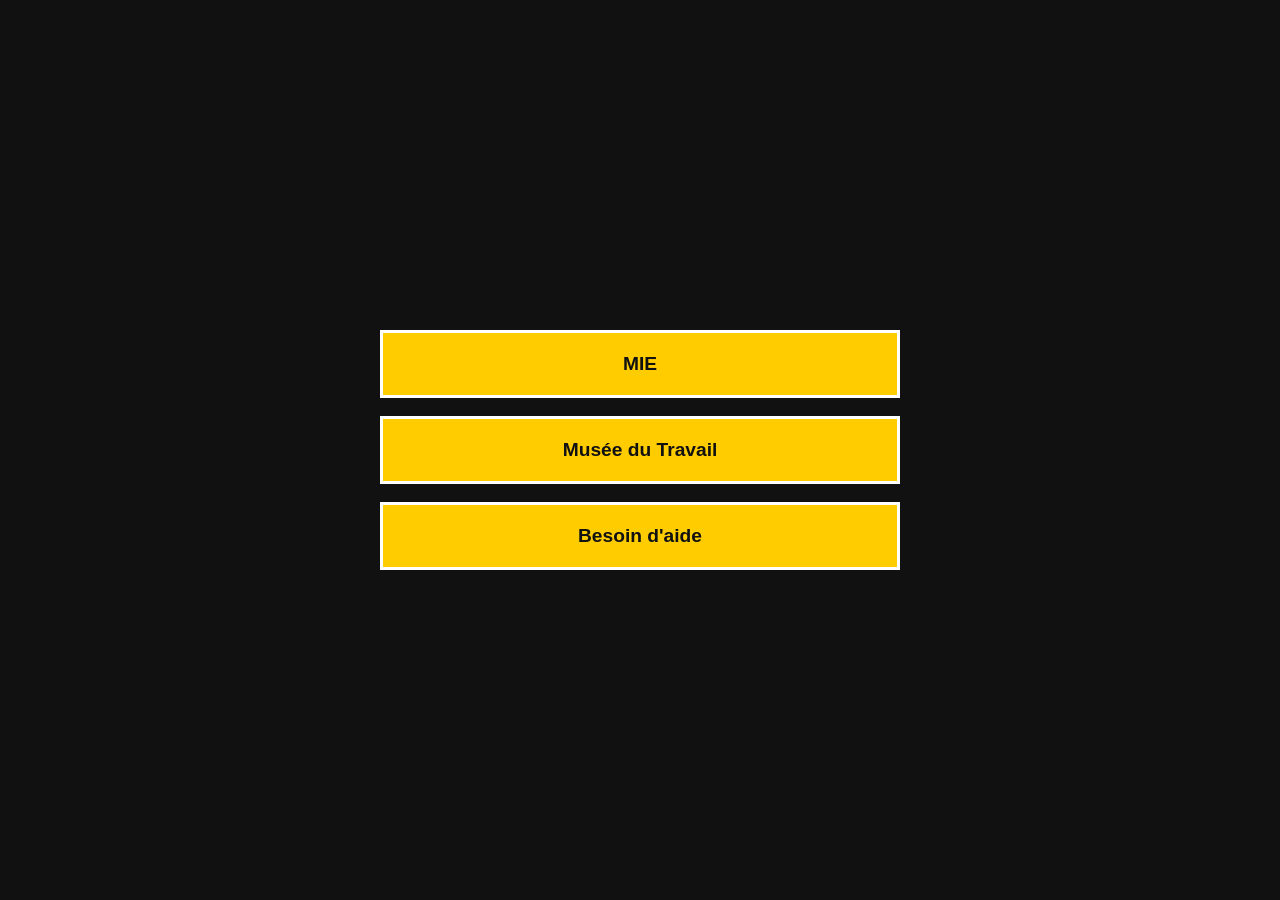
<file: static/index.html>
<!doctype html>
<html lang="fr">
    <head>
        <meta charset="utf-8">
        <meta name="viewport" content="width=device-width,initial-scale=1">
        <title>Écran d'accueil</title><link rel="stylesheet" href="style.css">
    </head>
    <body>
        <main id="screen">
           
            <div class="actions">
                <button class="info-button" type="button" data-description="Le batiment de la MIE est juste en face de l'entrée.">MIE</button>
                <button class="info-button" type="button" data-description="l'entrée du Musée du Travail est située à côté du rond-point">Musée du Travail</button>
                <button class="info-button" type="button" data-description="Veuillez venir au secrétariat.">Besoin d'aide</button>
                
            </div>

            <button id="description" class="description" type="button" hidden aria-live="polite"></button>

         
           
            <script src="screen.js"></script>
        </body>
</html>
</file>
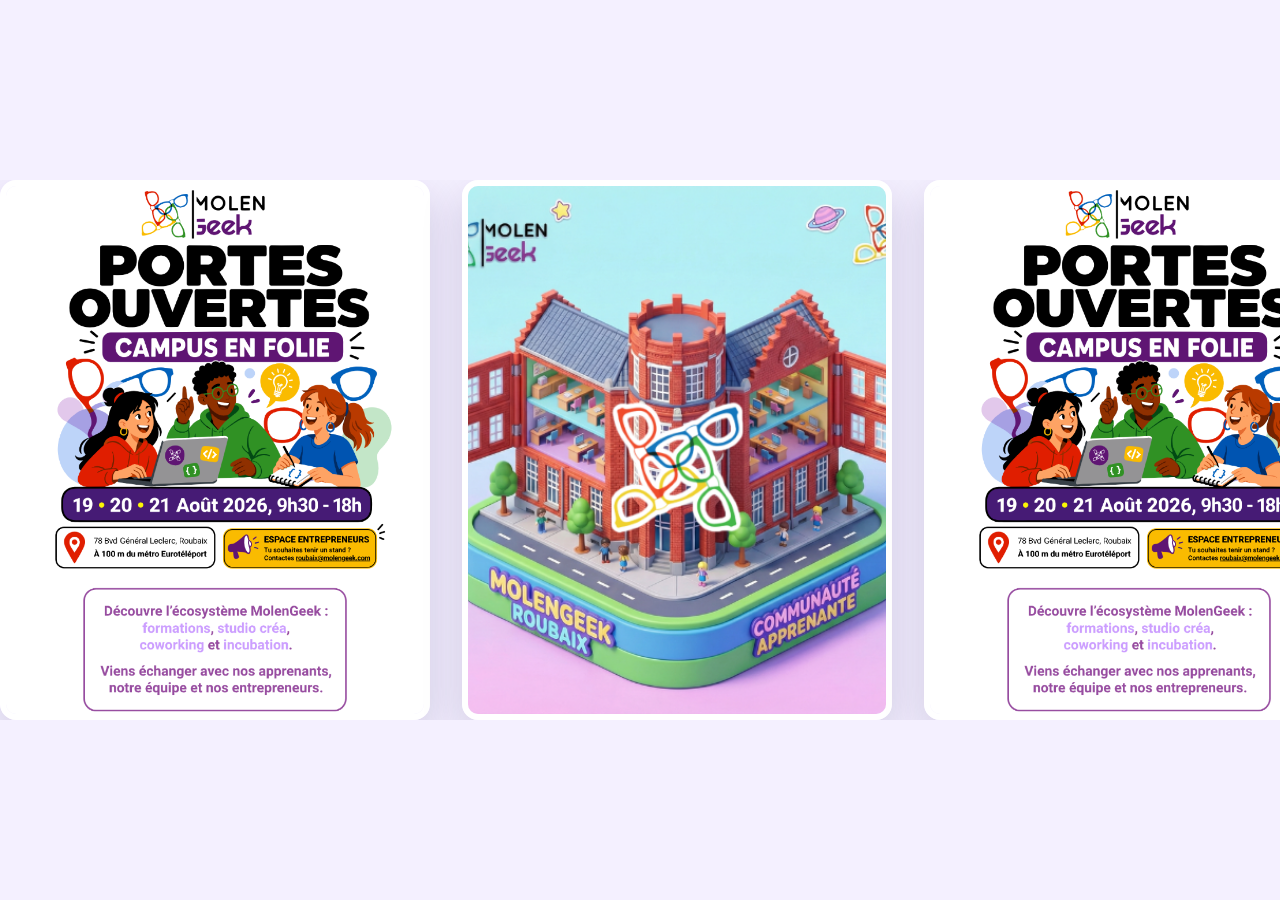
<file: menu.html>
<!DOCTYPE html>
<html lang="fr">
<head>
    <meta charset="UTF-8">
    <meta name="viewport" content="width=device-width, initial-scale=1.0">
    <title>MolenGeek</title>
    <link rel="stylesheet" href="menu.css">
</head>
<body>
    <main class="galerie" aria-label="Présentation de MolenGeek">
        <div class="defilement">
            <div class="piste">
                <img src="images/MOLENGEEK1.webp" alt="Portes ouvertes MolenGeek" class="visuel">
                <img src="images/MOLENGEEK2.webp" alt="Bâtiment et communauté MolenGeek" class="visuel">
                <img src="images/MOLENGEEK1.webp" alt="Portes ouvertes MolenGeek" class="visuel" aria-hidden="true">
                <img src="images/MOLENGEEK2.webp" alt="Bâtiment et communauté MolenGeek" class="visuel" aria-hidden="true">
            </div>
        </div>
    </main>
    <script src="menu.js"></script>
</body>
</html>
</file>
<file: static/style.css>
* {
    box-sizing: border-box;
}

body {
    margin: 0;
    min-height: 100vh;
    display: grid;
    place-items: center;
    padding: 30px;
    background: #111111;
    color: #ffffff;
    font-family: Arial, sans-serif;
}

#screen {
    width: min(100%, 520px);
    text-align: center;
}

.actions {
    display: grid;
    gap: 18px;
}

.info-button,
.description {
    width: 100%;
    border: 3px solid #ffffff;
    border-radius: 0;
    padding: 20px;
    font: inherit;
    font-size: 1.2rem;
    font-weight: bold;
    cursor: pointer;
}

.info-button {
    background: #ffcc00;
    color: #111111;
}

.info-button:hover,
.info-button:focus-visible {
    background: #e30613;
    color: #ffffff;
    transform: scale(1.03);
}

.description {
    margin-top: 25px;
    background: #ffffff;
    color: #111111;
    cursor: default;
}

@media (max-width: 480px) {
    body {
        padding: 20px;
    }

    .info-button,
    .description {
        font-size: 1rem;
    }
}
</file>
<file: menu.css>
* {
	box-sizing: border-box;
}

html,
body {
	margin: 0;
	min-height: 100%;
}

body {
	display: grid;
	min-height: 100vh;
	place-items: center;
	overflow-x: hidden;
	background: #f4f0ff;
}

.galerie {
	width: 100%;
	padding: 2rem 0;
}

.defilement {
	width: 100%;
	overflow: hidden;
}

.piste {
	display: flex;
	width: max-content;
	align-items: center;
	gap: 2rem;
	animation: defiler-vers-la-droite 18s linear infinite;
}

.visuel {
	display: block;
	width: clamp(220px, 34vw, 430px);
	height: clamp(280px, 52vw, 540px);
	flex: 0 0 auto;
	object-fit: cover;
	border: 6px solid #ffffff;
	border-radius: 1rem;
	box-shadow: 0 1rem 2.5rem rgb(50 26 92 / 18%);
}

@keyframes defiler-vers-la-droite {
	from {
		transform: translateX(-50%);
	}

	to {
		transform: translateX(0);
	}
}

@media (prefers-reduced-motion: reduce) {
	.piste {
		animation: none;
		transform: translateX(0);
	}
}
</file>
